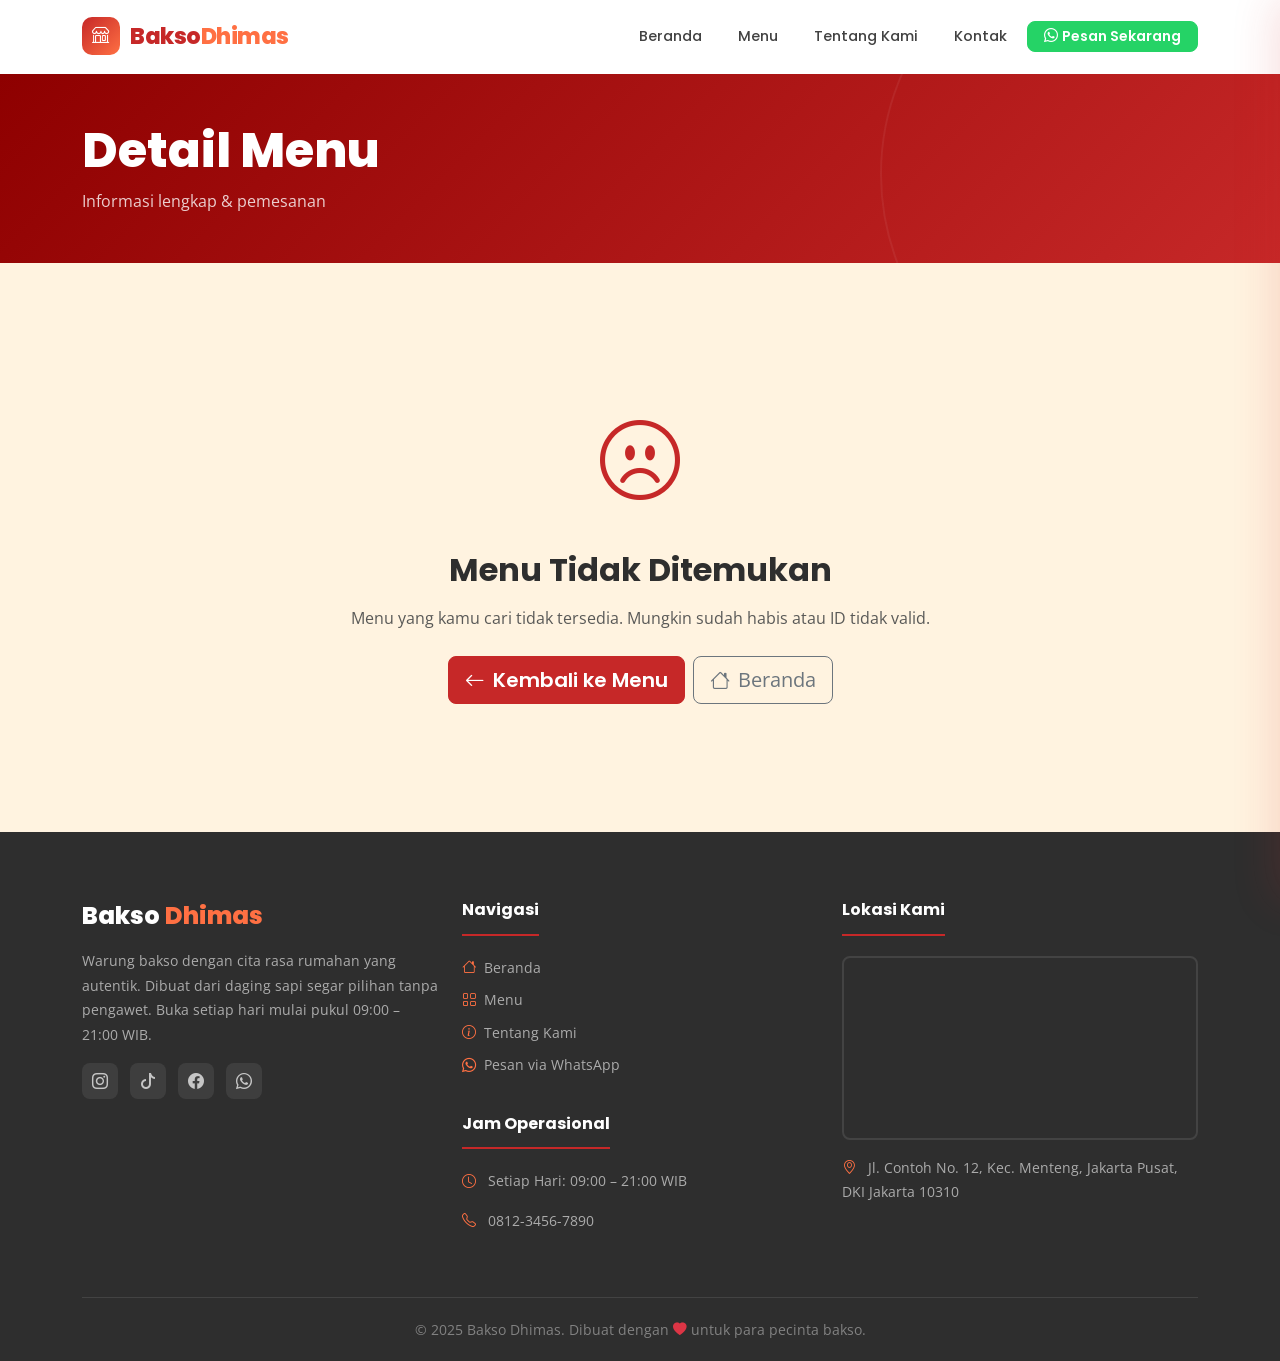
<file: detail.html>
<!DOCTYPE html>
<html lang="id">
  <head>
    <meta charset="UTF-8" />
    <meta name="viewport" content="width=device-width, initial-scale=1.0, viewport-fit=cover" />
    <meta name="description" content="Detail menu Bakso Dhimas. Pesan sekarang via WhatsApp!" />
    <title>Detail Menu — Bakso Dhimas</title>

    <link rel="preconnect" href="https://fonts.googleapis.com" />
    <link rel="preconnect" href="https://fonts.gstatic.com" crossorigin />
    <link
      href="https://fonts.googleapis.com/css2?family=Poppins:wght@400;500;600;700;800&family=Open+Sans:wght@400;500;600&display=swap"
      rel="stylesheet"
    />

    <!-- Bootstrap 5 -->
    <link
      rel="stylesheet"
      href="https://cdn.jsdelivr.net/npm/bootstrap@5.3.3/dist/css/bootstrap.min.css"
    />
    <link
      rel="stylesheet"
      href="https://cdn.jsdelivr.net/npm/bootstrap-icons@1.11.3/font/bootstrap-icons.min.css"
    />

    <!-- Custom CSS -->
    <link rel="stylesheet" href="css/style.css" />
  </head>
  <body>

    <!-- ========================================================
         NAVBAR
         ======================================================== -->
    <nav class="navbar sticky-top" aria-label="Navigasi utama">
      <div class="container navbar__container">
        <a class="navbar-brand" href="index.html">
          <span class="brand-icon" aria-hidden="true"><i class="bi bi-shop"></i></span>
          Bakso <span>Dhimas</span>
        </a>
        <ul class="navbar__desktop-nav">
          <li><a class="nav-link" href="index.html" data-page="index.html">Beranda</a></li>
          <li><a class="nav-link" href="menu.html" data-page="menu.html">Menu</a></li>
          <li><a class="nav-link" href="index.html#tentang">Tentang Kami</a></li>
          <li><a class="nav-link" href="index.html#kontak">Kontak</a></li>
          <li>
            <a class="btn btn-wa btn-sm px-3" href="https://wa.me/6281234567890" target="_blank" rel="noopener noreferrer">
              <i class="bi bi-whatsapp me-1"></i>Pesan Sekarang
            </a>
          </li>
        </ul>
        <button class="navbar__hamburger" id="navHamburger" aria-label="Buka menu navigasi" aria-expanded="false" aria-controls="sideDrawer">
          <span></span><span></span><span></span>
        </button>
      </div>
    </nav>

<div class="drawer-overlay" id="drawerOverlay" aria-hidden="true"></div>

    <aside class="side-drawer" id="sideDrawer" role="dialog" aria-modal="true" aria-label="Menu navigasi">
      <!-- Header merah -->
      <div class="side-drawer__header">
        <span class="side-drawer__title">Menu Navigasi</span>
        <button class="side-drawer__close" id="drawerClose" aria-label="Tutup menu navigasi">
          <i class="bi bi-x-lg"></i>
        </button>
      </div>

      <!-- Brand section -->
      <div class="side-drawer__brand">
        <div class="side-drawer__brand-icon">
          <i class="bi bi-shop"></i>
        </div>
        <div>
          <div class="side-drawer__brand-name">Bakso <span>Dhimas</span></div>
          <div class="side-drawer__brand-tagline">100% Daging Sapi Segar</div>
        </div>
      </div>

      <!-- Nav items -->
      <nav class="side-drawer__nav">
        <a class="side-drawer__item" href="index.html" data-page="index.html">
          <span class="side-drawer__icon"><i class="bi bi-house-fill"></i></span>
          <span>Beranda</span>
        </a>
        <a class="side-drawer__item" href="menu.html" data-page="menu.html">
          <span class="side-drawer__icon"><i class="bi bi-grid-fill"></i></span>
          <span>Menu</span>
        </a>
        <a class="side-drawer__item" href="index.html#tentang">
          <span class="side-drawer__icon"><i class="bi bi-info-circle-fill"></i></span>
          <span>Tentang Kami</span>
        </a>
        <a class="side-drawer__item" href="index.html#kontak">
          <span class="side-drawer__icon"><i class="bi bi-geo-alt-fill"></i></span>
          <span>Kontak</span>
        </a>
      </nav>

      <!-- Divider -->
      <div class="side-drawer__divider">
        <span>Hubungi Kami</span>
      </div>

      <!-- Footer -->
      <div class="side-drawer__footer">
        <a href="https://wa.me/6281234567890" target="_blank" rel="noopener noreferrer" class="side-drawer__wa">
          <i class="bi bi-whatsapp"></i>
          <span>Pesan via WhatsApp</span>
        </a>
        <div class="side-drawer__info">
          <i class="bi bi-clock"></i>Buka 09:00 &ndash; 21:00 WIB
        </div>
        <div class="side-drawer__info">
          <i class="bi bi-truck ongkir-icon"></i>Gratis Ongkir Bandar Lampung
        </div>
      </div>
    </aside>

    <!-- ========================================================
         PAGE HEADER
         ======================================================== -->
    <header class="page-header" style="padding: 3rem 0 2rem;" aria-label="Detail menu">
      <div class="container">
        <h1 class="page-header__title">Detail Menu</h1>
        <p class="page-header__subtitle">Informasi lengkap & pemesanan</p>
      </div>
    </header>

    <!-- ========================================================
         DETAIL CONTENT
         ======================================================== -->
    <main class="section" id="main-content">
      <div class="container">
        <!--
          Container utama untuk konten detail.
          Diisi seluruhnya oleh detail.js berdasarkan ID dari URL.
        -->
        <div id="detailContent" aria-live="polite">
          <!-- Loading state -->
          <div class="text-center py-5" id="loadingState">
            <div
              class="spinner-border"
              role="status"
              style="color:var(--primary); width:3rem; height:3rem;"
            >
              <span class="visually-hidden">Memuat...</span>
            </div>
            <p class="mt-3 text-muted">Memuat detail menu...</p>
          </div>
        </div>
      </div>
    </main>

    <!-- ========================================================
         FOOTER
         ======================================================== -->
    <footer class="footer" id="kontak" aria-label="Footer">
      <div class="container">
        <div class="row g-4">
          <!-- Kolom 1: Brand & Deskripsi -->
          <div class="col-12 col-md-4">
            <div class="footer__brand">
              Bakso <span>Dhimas</span>
            </div>
            <p class="footer__desc">
              Warung bakso dengan cita rasa rumahan yang autentik. Dibuat dari
              daging sapi segar pilihan tanpa pengawet. Buka setiap hari mulai
              pukul 09:00 – 21:00 WIB.
            </p>
            <div class="footer__social mt-3">
              <a href="#" aria-label="Instagram Bakso Dhimas"><i class="bi bi-instagram"></i></a>
              <a href="#" aria-label="TikTok Bakso Dhimas"><i class="bi bi-tiktok"></i></a>
              <a href="#" aria-label="Facebook Bakso Dhimas"><i class="bi bi-facebook"></i></a>
              <a
                href="https://wa.me/6281234567890"
                target="_blank"
                rel="noopener noreferrer"
                aria-label="WhatsApp Bakso Dhimas"
              ><i class="bi bi-whatsapp"></i></a>
            </div>
          </div>

          <!-- Kolom 2: Navigasi -->
          <div class="col-12 col-md-4">
            <div class="footer__heading">Navigasi</div>
            <nav aria-label="Footer navigation">
              <a href="index.html" class="footer__link">
                <i class="bi bi-house me-2"></i>Beranda
              </a>
              <a href="menu.html" class="footer__link">
                <i class="bi bi-grid me-2"></i>Menu
              </a>
              <a href="#tentang" class="footer__link">
                <i class="bi bi-info-circle me-2"></i>Tentang Kami
              </a>
              <a href="https://wa.me/6281234567890" target="_blank" rel="noopener noreferrer" class="footer__link">
                <i class="bi bi-whatsapp me-2"></i>Pesan via WhatsApp
              </a>
            </nav>

            <div class="footer__heading mt-4">Jam Operasional</div>
            <p style="font-size:0.88rem; color:rgba(255,255,255,0.6);">
              <i class="bi bi-clock me-2" style="color:var(--secondary);"></i>
              Setiap Hari: 09:00 – 21:00 WIB
            </p>
            <p style="font-size:0.88rem; color:rgba(255,255,255,0.6);">
              <i class="bi bi-telephone me-2" style="color:var(--secondary);"></i>
              0812-3456-7890
            </p>
          </div>

          <!-- Kolom 3: Google Maps -->
          <div class="col-12 col-md-4">
            <div class="footer__heading">Lokasi Kami</div>
            <div class="footer__map mb-3">
              <iframe
                src="https://www.google.com/maps/embed?pb=!1m18!1m12!1m3!1d3966.521260322821!2d106.82185!3d-6.208763!2m3!1f0!2f0!3f0!3m2!1i1024!2i768!4f13.1!3m3!1m2!1s0x0%3A0x0!2zNsKwMTInMzEuNSJTIDEwNsKwNDknMTguNiJF!5e0!3m2!1sid!2sid!4v1234567890"
                width="100%"
                height="180"
                style="border:0;"
                allowfullscreen=""
                loading="lazy"
                referrerpolicy="no-referrer-when-downgrade"
                title="Lokasi Bakso Dhimas"
              ></iframe>
            </div>
            <address style="font-style:normal; font-size:0.88rem; color:rgba(255,255,255,0.6);">
              <i class="bi bi-geo-alt me-2" style="color:var(--secondary);"></i>
              Jl. Contoh No. 12, Kec. Menteng, Jakarta Pusat, DKI Jakarta 10310
            </address>
          </div>
        </div>

        <!-- Footer bottom -->
        <div class="footer__bottom">
          <p class="mb-0">
            &copy; 2025 Bakso Dhimas. Dibuat dengan <i class="bi bi-heart-fill text-danger"></i>
            untuk para pecinta bakso.
          </p>
        </div>
      </div>
    </footer>
    <!-- Floating WhatsApp -->
    <a
      id="floatingWA"
      class="floating-wa"
      href="#"
      aria-label="Hubungi Bakso Dhimas via WhatsApp"
      role="button"
    >
      <i class="bi bi-whatsapp" aria-hidden="true"></i>
    </a>

    <!-- Scripts -->
    <script src="https://cdn.jsdelivr.net/npm/bootstrap@5.3.3/dist/js/bootstrap.bundle.min.js"></script>
    <script src="js/data.js"></script>
    <script src="js/main.js"></script>
    <script src="js/detail.js"></script>
  </body>
</html>
</file>
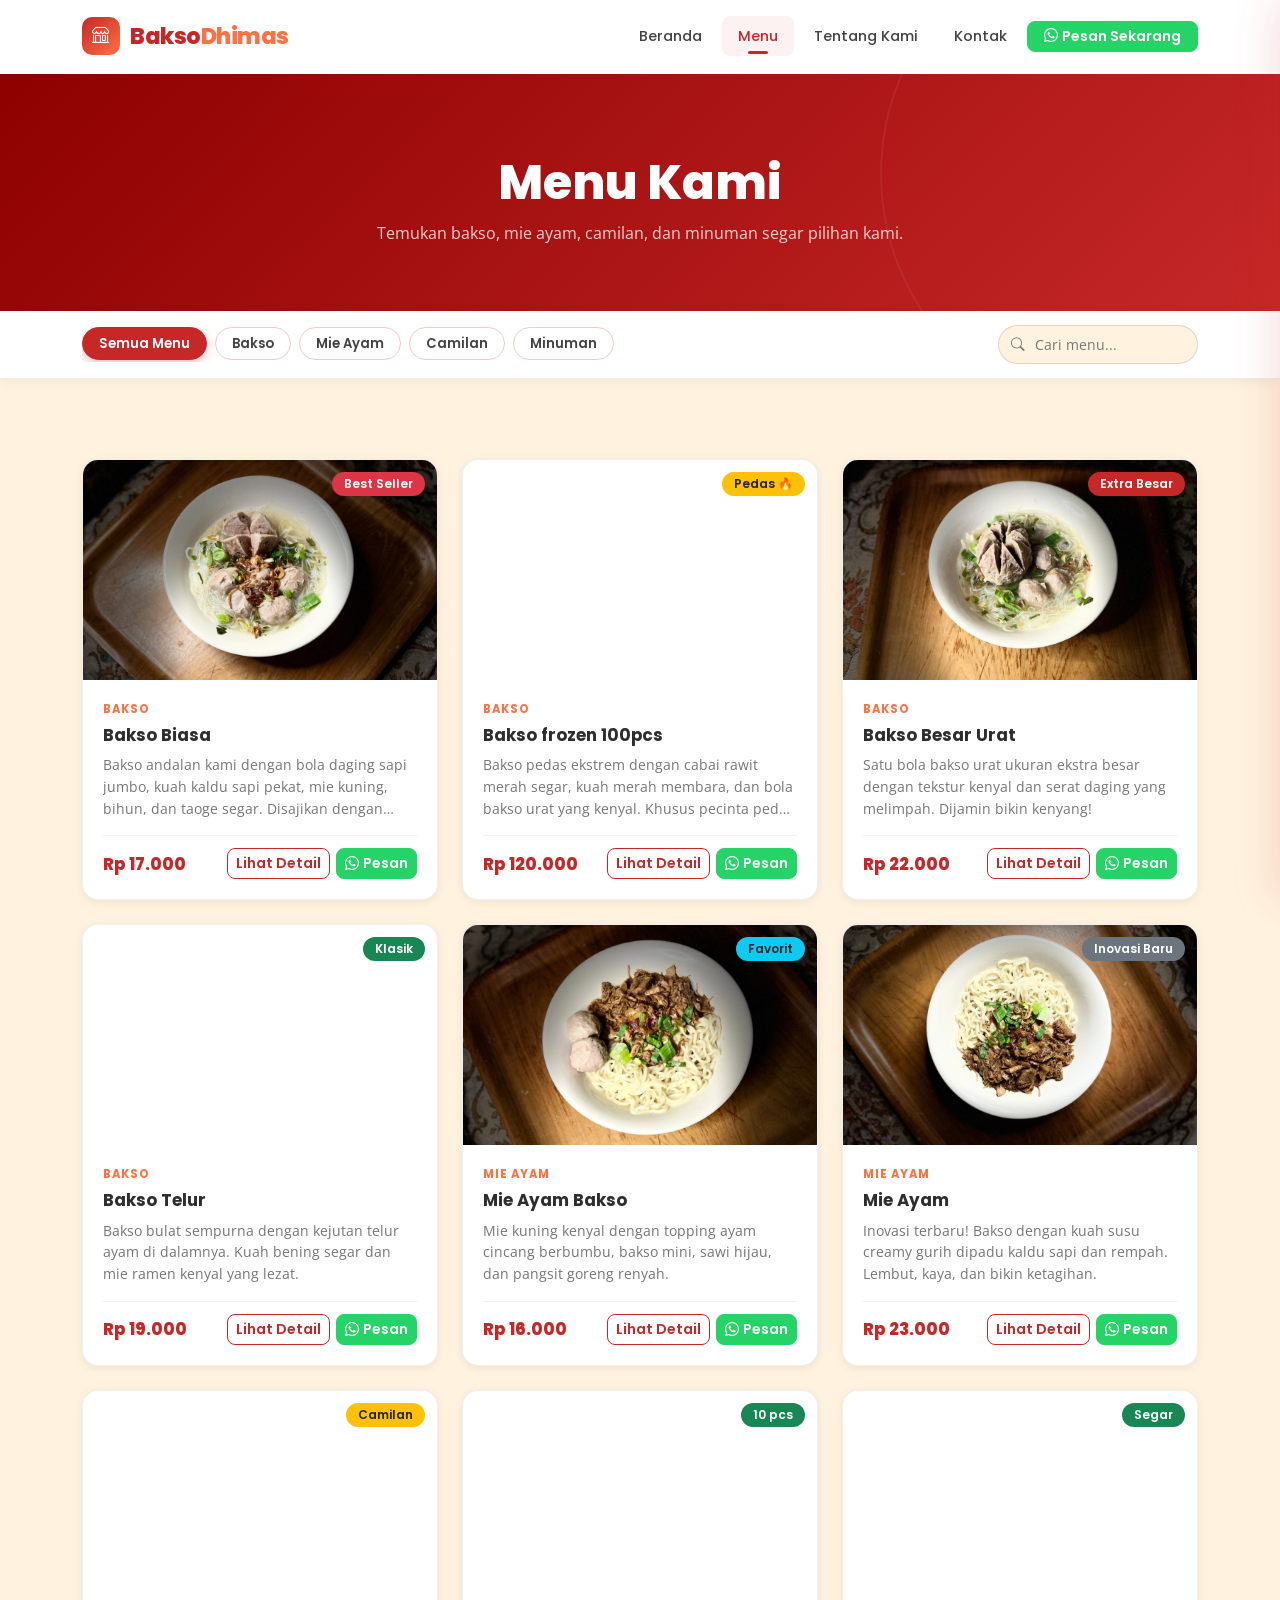
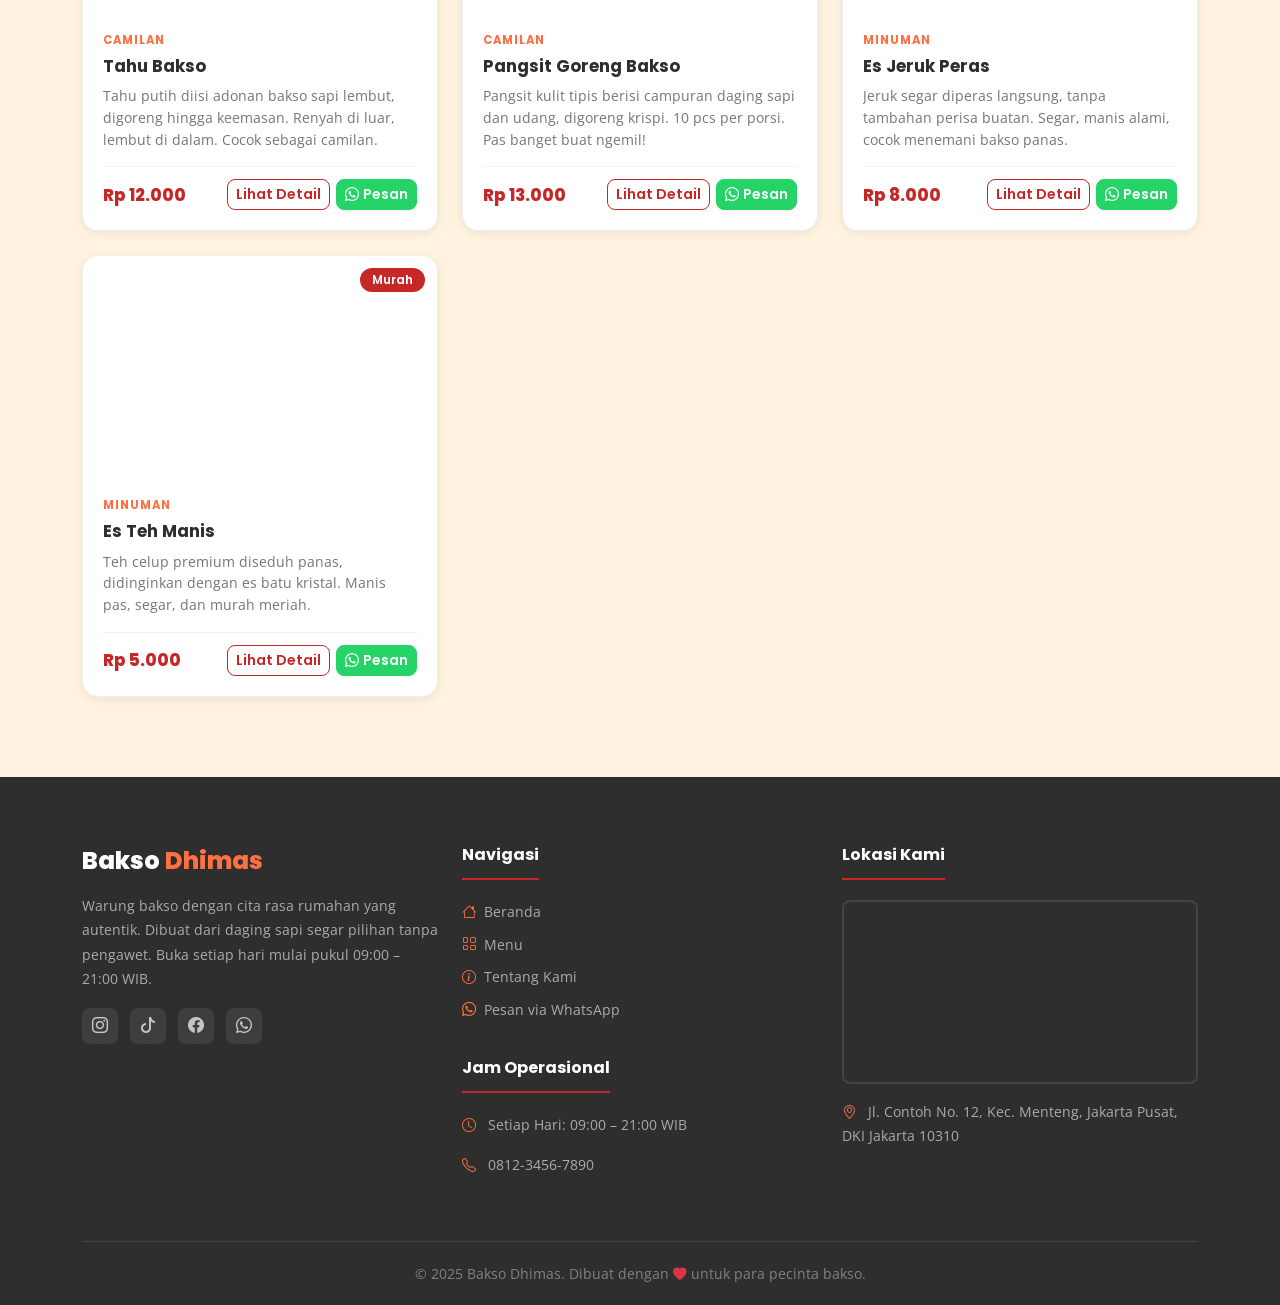
<file: menu.html>
<!DOCTYPE html>
<html lang="id">
  <head>
    <meta charset="UTF-8" />
    <meta name="viewport" content="width=device-width, initial-scale=1.0, viewport-fit=cover" />
    <meta
      name="description"
      content="Semua menu Bakso Dhimas — bakso, mie ayam, camilan, dan minuman segar. Pesan sekarang via WhatsApp!"
    />
    <title>Menu — Bakso Dhimas</title>

    <link rel="preconnect" href="https://fonts.googleapis.com" />
    <link rel="preconnect" href="https://fonts.gstatic.com" crossorigin />
    <link
      href="https://fonts.googleapis.com/css2?family=Poppins:wght@400;500;600;700;800&family=Open+Sans:wght@400;500;600&display=swap"
      rel="stylesheet"
    />

    <!-- Bootstrap 5 -->
    <link
      rel="stylesheet"
      href="https://cdn.jsdelivr.net/npm/bootstrap@5.3.3/dist/css/bootstrap.min.css"
    />
    <link
      rel="stylesheet"
      href="https://cdn.jsdelivr.net/npm/bootstrap-icons@1.11.3/font/bootstrap-icons.min.css"
    />

    <!-- Custom CSS -->
    <link rel="stylesheet" href="css/style.css" />
  </head>
  <body>

    <!-- ========================================================
         NAVBAR
         ======================================================== -->
    <nav class="navbar sticky-top" aria-label="Navigasi utama">
      <div class="container navbar__container">
        <a class="navbar-brand" href="index.html">
          <span class="brand-icon" aria-hidden="true"><i class="bi bi-shop"></i></span>
          Bakso <span>Dhimas</span>
        </a>
        <ul class="navbar__desktop-nav">
          <li><a class="nav-link" href="index.html" data-page="index.html">Beranda</a></li>
          <li><a class="nav-link" href="menu.html" data-page="menu.html">Menu</a></li>
          <li><a class="nav-link" href="index.html#tentang">Tentang Kami</a></li>
          <li><a class="nav-link" href="index.html#kontak">Kontak</a></li>
          <li>
            <a class="btn btn-wa btn-sm px-3" href="https://wa.me/6281234567890" target="_blank" rel="noopener noreferrer">
              <i class="bi bi-whatsapp me-1"></i>Pesan Sekarang
            </a>
          </li>
        </ul>
        <button class="navbar__hamburger" id="navHamburger" aria-label="Buka menu navigasi" aria-expanded="false" aria-controls="sideDrawer">
          <span></span><span></span><span></span>
        </button>
      </div>
    </nav>

<div class="drawer-overlay" id="drawerOverlay" aria-hidden="true"></div>

    <aside class="side-drawer" id="sideDrawer" role="dialog" aria-modal="true" aria-label="Menu navigasi">
      <!-- Header merah -->
      <div class="side-drawer__header">
        <span class="side-drawer__title">Menu Navigasi</span>
        <button class="side-drawer__close" id="drawerClose" aria-label="Tutup menu navigasi">
          <i class="bi bi-x-lg"></i>
        </button>
      </div>

      <!-- Brand section -->
      <div class="side-drawer__brand">
        <div class="side-drawer__brand-icon">
          <i class="bi bi-shop"></i>
        </div>
        <div>
          <div class="side-drawer__brand-name">Bakso <span>Dhimas</span></div>
          <div class="side-drawer__brand-tagline">100% Daging Sapi Segar</div>
        </div>
      </div>

      <!-- Nav items -->
      <nav class="side-drawer__nav">
        <a class="side-drawer__item" href="index.html" data-page="index.html">
          <span class="side-drawer__icon"><i class="bi bi-house-fill"></i></span>
          <span>Beranda</span>
        </a>
        <a class="side-drawer__item" href="menu.html" data-page="menu.html">
          <span class="side-drawer__icon"><i class="bi bi-grid-fill"></i></span>
          <span>Menu</span>
        </a>
        <a class="side-drawer__item" href="index.html#tentang">
          <span class="side-drawer__icon"><i class="bi bi-info-circle-fill"></i></span>
          <span>Tentang Kami</span>
        </a>
        <a class="side-drawer__item" href="index.html#kontak">
          <span class="side-drawer__icon"><i class="bi bi-geo-alt-fill"></i></span>
          <span>Kontak</span>
        </a>
      </nav>

      <!-- Divider -->
      <div class="side-drawer__divider">
        <span>Hubungi Kami</span>
      </div>

      <!-- Footer -->
      <div class="side-drawer__footer">
        <a href="https://wa.me/6281234567890" target="_blank" rel="noopener noreferrer" class="side-drawer__wa">
          <i class="bi bi-whatsapp"></i>
          <span>Pesan via WhatsApp</span>
        </a>
        <div class="side-drawer__info">
          <i class="bi bi-clock"></i>Buka 09:00 &ndash; 21:00 WIB
        </div>
        <div class="side-drawer__info">
          <i class="bi bi-truck ongkir-icon"></i>Gratis Ongkir Bandar Lampung
        </div>
      </div>
    </aside>

    <!-- ========================================================
         PAGE HEADER
         ======================================================== -->
    <header class="page-header" aria-label="Menu Bakso Dhimas">
      <div class="container text-center">
        <h1 class="page-header__title">Menu Kami</h1>
        <p class="page-header__subtitle">
          Temukan bakso, mie ayam, camilan, dan minuman segar pilihan kami.
        </p>
      </div>
    </header>

    <!-- ========================================================
         FILTER & SEARCH
         ======================================================== -->
    <div class="filter-section" aria-label="Filter menu">
      <div class="container">
        <!-- Baris 1: Filter chips (horizontal scroll) + Search inline -->
        <div class="filter-row">
          <!-- Filter chips -->
          <div
            id="categoryFilter"
            class="filter-chips"
            role="group"
            aria-label="Filter kategori"
          >
            <!-- Render by menu.js -->
          </div>

          <!-- Search -->
          <div class="search-box">
            <i class="bi bi-search"></i>
            <input
              type="search"
              id="menuSearch"
              placeholder="Cari menu..."
              aria-label="Cari menu"
            />
          </div>
        </div><!-- /filter-row -->
      </div>
    </div>

    <!-- ========================================================
         MENU GRID
         ======================================================== -->
    <main class="section" id="main-content" aria-label="Daftar menu">
      <div class="container">
        <div
          class="row g-4"
          id="menuGrid"
          aria-live="polite"
          aria-label="Grid menu"
        >
          <!-- Render by menu.js -->
        </div>
      </div>
    </main>

    <!-- ========================================================
         FOOTER
         ======================================================== -->
    <footer class="footer" id="kontak" aria-label="Footer">
      <div class="container">
        <div class="row g-4">
          <!-- Kolom 1: Brand & Deskripsi -->
          <div class="col-12 col-md-4">
            <div class="footer__brand">
              Bakso <span>Dhimas</span>
            </div>
            <p class="footer__desc">
              Warung bakso dengan cita rasa rumahan yang autentik. Dibuat dari
              daging sapi segar pilihan tanpa pengawet. Buka setiap hari mulai
              pukul 09:00 – 21:00 WIB.
            </p>
            <div class="footer__social mt-3">
              <a href="#" aria-label="Instagram Bakso Dhimas"><i class="bi bi-instagram"></i></a>
              <a href="#" aria-label="TikTok Bakso Dhimas"><i class="bi bi-tiktok"></i></a>
              <a href="#" aria-label="Facebook Bakso Dhimas"><i class="bi bi-facebook"></i></a>
              <a
                href="https://wa.me/6281234567890"
                target="_blank"
                rel="noopener noreferrer"
                aria-label="WhatsApp Bakso Dhimas"
              ><i class="bi bi-whatsapp"></i></a>
            </div>
          </div>

          <!-- Kolom 2: Navigasi -->
          <div class="col-12 col-md-4">
            <div class="footer__heading">Navigasi</div>
            <nav aria-label="Footer navigation">
              <a href="index.html" class="footer__link">
                <i class="bi bi-house me-2"></i>Beranda
              </a>
              <a href="menu.html" class="footer__link">
                <i class="bi bi-grid me-2"></i>Menu
              </a>
              <a href="#tentang" class="footer__link">
                <i class="bi bi-info-circle me-2"></i>Tentang Kami
              </a>
              <a href="https://wa.me/6281234567890" target="_blank" rel="noopener noreferrer" class="footer__link">
                <i class="bi bi-whatsapp me-2"></i>Pesan via WhatsApp
              </a>
            </nav>

            <div class="footer__heading mt-4">Jam Operasional</div>
            <p style="font-size:0.88rem; color:rgba(255,255,255,0.6);">
              <i class="bi bi-clock me-2" style="color:var(--secondary);"></i>
              Setiap Hari: 09:00 – 21:00 WIB
            </p>
            <p style="font-size:0.88rem; color:rgba(255,255,255,0.6);">
              <i class="bi bi-telephone me-2" style="color:var(--secondary);"></i>
              0812-3456-7890
            </p>
          </div>

          <!-- Kolom 3: Google Maps -->
          <div class="col-12 col-md-4">
            <div class="footer__heading">Lokasi Kami</div>
            <div class="footer__map mb-3">
              <iframe
                src="https://www.google.com/maps/embed?pb=!1m18!1m12!1m3!1d3966.521260322821!2d106.82185!3d-6.208763!2m3!1f0!2f0!3f0!3m2!1i1024!2i768!4f13.1!3m3!1m2!1s0x0%3A0x0!2zNsKwMTInMzEuNSJTIDEwNsKwNDknMTguNiJF!5e0!3m2!1sid!2sid!4v1234567890"
                width="100%"
                height="180"
                style="border:0;"
                allowfullscreen=""
                loading="lazy"
                referrerpolicy="no-referrer-when-downgrade"
                title="Lokasi Bakso Dhimas"
              ></iframe>
            </div>
            <address style="font-style:normal; font-size:0.88rem; color:rgba(255,255,255,0.6);">
              <i class="bi bi-geo-alt me-2" style="color:var(--secondary);"></i>
              Jl. Contoh No. 12, Kec. Menteng, Jakarta Pusat, DKI Jakarta 10310
            </address>
          </div>
        </div>

        <!-- Footer bottom -->
        <div class="footer__bottom">
          <p class="mb-0">
            &copy; 2025 Bakso Dhimas. Dibuat dengan <i class="bi bi-heart-fill text-danger"></i>
            untuk para pecinta bakso.
          </p>
        </div>
      </div>
    </footer>

    <!-- Floating WhatsApp -->
    <a
      id="floatingWA"
      class="floating-wa"
      href="#"
      aria-label="Hubungi Bakso Dhimas via WhatsApp"
      role="button"
    >
      <i class="bi bi-whatsapp" aria-hidden="true"></i>
    </a>

    <!-- Scripts -->
    <script src="https://cdn.jsdelivr.net/npm/bootstrap@5.3.3/dist/js/bootstrap.bundle.min.js"></script>
    <script src="js/data.js"></script>
    <script src="js/main.js"></script>
    <script src="js/menu.js"></script>
  </body>
</html>
</file>
<file: css/style.css>
/**
 * style.css — Bakso Dhimas
 * Custom styles + Bootstrap overrides.
 * Semua nilai warna mengacu pada CSS variables di :root.
 */

/* ============================================================
   DESIGN TOKENS / CSS VARIABLES
   ============================================================ */

:root {
  --primary: #c62828;
  --primary-dark: #8e0000;
  --primary-light: #ef5350;
  --secondary: #ff7043;
  --secondary-light: #ff9a76;
  --background: #fff3e0;
  --dark: #2e2e2e;
  --dark-soft: #424242;
  --text-muted: #757575;
  --whatsapp: #25d366;
  --whatsapp-dark: #128c7e;
  --card-bg: #ffffff;
  --border-radius: 16px;
  --border-radius-sm: 8px;
  --shadow-sm: 0 2px 8px rgba(0, 0, 0, 0.08);
  --shadow-md: 0 4px 20px rgba(0, 0, 0, 0.12);
  --shadow-lg: 0 8px 40px rgba(0, 0, 0, 0.16);
  --transition: 0.3s ease;
}

/* ============================================================
   SAFE AREA (iPhone notch / Dynamic Island)
   ============================================================ */

.navbar {
  padding-left: env(safe-area-inset-left);
  padding-right: env(safe-area-inset-right);
}

.floating-wa {
  bottom: calc(20px + env(safe-area-inset-bottom));
  right: calc(16px + env(safe-area-inset-right));
}

/* ============================================================
   BASE & TYPOGRAPHY
   ============================================================ */

*, *::before, *::after {
  box-sizing: border-box;
}

html {
  scroll-behavior: smooth;
}

body {
  font-family: "Open Sans", sans-serif;
  background-color: var(--background);
  color: var(--dark);
  line-height: 1.7;
  overflow-x: hidden;
}

h1, h2, h3, h4, h5, h6 {
  font-family: "Poppins", sans-serif;
  font-weight: 700;
  color: var(--dark);
}

a {
  color: var(--primary);
  text-decoration: none;
  transition: color var(--transition);
}

a:hover {
  color: var(--primary-dark);
}

img {
  max-width: 100%;
  height: auto;
}

/* ============================================================
   BOOTSTRAP OVERRIDES
   ============================================================ */

/* Primary color */
.btn-primary {
  background-color: var(--primary) !important;
  border-color: var(--primary) !important;
  font-family: "Poppins", sans-serif;
  font-weight: 600;
  border-radius: var(--border-radius-sm);
  transition: all var(--transition);
}

.btn-primary:hover,
.btn-primary:focus {
  background-color: var(--primary-dark) !important;
  border-color: var(--primary-dark) !important;
  transform: translateY(-1px);
  box-shadow: 0 4px 12px rgba(198, 40, 40, 0.35);
}

.btn-outline-primary {
  color: var(--primary) !important;
  border-color: var(--primary) !important;
  font-family: "Poppins", sans-serif;
  font-weight: 600;
  border-radius: var(--border-radius-sm);
  transition: all var(--transition);
}

.btn-outline-primary:hover {
  background-color: var(--primary) !important;
  border-color: var(--primary) !important;
  color: #fff !important;
  transform: translateY(-1px);
}

.text-primary {
  color: var(--primary) !important;
}

.bg-primary {
  background-color: var(--primary) !important;
}

.border-primary {
  border-color: var(--primary) !important;
}

/* Badge */
.badge {
  font-family: "Poppins", sans-serif;
  font-weight: 600;
  padding: 6px 12px;
  border-radius: 100px;
  font-size: 0.75rem;
}

/* Breadcrumb */
.breadcrumb-item a {
  color: var(--primary);
}

.breadcrumb-item.active {
  color: var(--text-muted);
}

/* ============================================================
   NAVBAR
   ============================================================ */

.navbar {
  background: #fff;
  border-bottom: 2px solid transparent;
  transition: box-shadow var(--transition), border-color var(--transition);
  padding: 0.75rem 0;
  z-index: 1000;
}

.navbar-scrolled {
  box-shadow: var(--shadow-md) !important;
  border-bottom-color: rgba(198, 40, 40, 0.1);
}

/* Navbar container: brand kiri, nav kanan */
.navbar__container {
  display: flex;
  align-items: center;
  justify-content: space-between;
  width: 100%;
}

.navbar-brand {
  font-family: "Poppins", sans-serif;
  font-weight: 800;
  font-size: 1.4rem;
  color: var(--primary) !important;
  letter-spacing: -0.5px;
  text-decoration: none;
  display: inline-flex;
  align-items: center;
  flex-shrink: 0;
}

.navbar-brand span {
  color: var(--secondary);
}

.navbar-brand .brand-icon {
  width: 38px;
  height: 38px;
  background: linear-gradient(135deg, var(--primary), var(--secondary));
  border-radius: 10px;
  display: inline-flex;
  align-items: center;
  justify-content: center;
  color: white;
  font-size: 1.1rem;
  margin-right: 10px;
  flex-shrink: 0;
}

/* Desktop nav list */
.navbar__desktop-nav {
  display: flex;
  align-items: center;
  gap: 4px;
  list-style: none;
  margin: 0;
  padding: 0;
}

.nav-link {
  font-family: "Poppins", sans-serif;
  font-weight: 500;
  font-size: 0.9rem;
  color: var(--dark-soft) !important;
  padding: 0.5rem 1rem !important;
  border-radius: var(--border-radius-sm);
  transition: all var(--transition);
  position: relative;
  text-decoration: none;
  display: inline-block;
}

.nav-link:hover,
.nav-link.active {
  color: var(--primary) !important;
  background-color: rgba(198, 40, 40, 0.06);
}

.nav-link.active::after {
  content: '';
  position: absolute;
  bottom: 2px;
  left: 50%;
  transform: translateX(-50%);
  width: 20px;
  height: 3px;
  background-color: var(--primary);
  border-radius: 100px;
}

/* Hamburger button — hanya tampil di mobile */
.navbar__hamburger {
  display: none;
  flex-direction: column;
  justify-content: center;
  align-items: center;
  gap: 5px;
  width: 40px;
  height: 40px;
  background: transparent;
  border: 2px solid rgba(198, 40, 40, 0.2);
  border-radius: 8px;
  cursor: pointer;
  padding: 0;
  transition: all var(--transition);
  flex-shrink: 0;
}

.navbar__hamburger:hover {
  border-color: var(--primary);
  background: rgba(198, 40, 40, 0.06);
}

.navbar__hamburger span {
  display: block;
  width: 20px;
  height: 2px;
  background: var(--primary);
  border-radius: 2px;
  transition: all 0.3s ease;
  transform-origin: center;
}

/* Animasi hamburger → X */
.navbar__hamburger.is-active span:nth-child(1) {
  transform: translateY(7px) rotate(45deg);
}
.navbar__hamburger.is-active span:nth-child(2) {
  opacity: 0;
  transform: scaleX(0);
}
.navbar__hamburger.is-active span:nth-child(3) {
  transform: translateY(-7px) rotate(-45deg);
}

/* ============================================================
   SIDE DRAWER
   ============================================================ */

/* Overlay gelap */
.drawer-overlay {
  position: fixed;
  inset: 0;
  background: rgba(0, 0, 0, 0.55);
  z-index: 1099;
  opacity: 0;
  pointer-events: none;
  transition: opacity 0.35s ease;
  backdrop-filter: blur(3px);
  -webkit-backdrop-filter: blur(3px);
}

.drawer-overlay.is-visible {
  opacity: 1;
  pointer-events: all;
}

/* Drawer panel — dari KANAN */
.side-drawer {
  position: fixed;
  top: 0;
  right: 0;          /* Posisi kanan */
  left: auto;
  width: 300px;
  height: 100%;
  height: 100dvh;
  background: #fff;
  z-index: 1100;
  transform: translateX(100%);          /* Slide dari kanan */
  transition: transform 0.35s cubic-bezier(0.4, 0, 0.2, 1);
  display: flex;
  flex-direction: column;
  overflow-y: auto;
  overflow-x: hidden;
  box-shadow: -6px 0 40px rgba(198, 40, 40, 0.15);
}

.side-drawer.is-open {
  transform: translateX(0);
}

/* Cegah scroll body saat drawer terbuka */
body.drawer-open {
  overflow: hidden;
}

/* ---- Drawer Header ---- */
.side-drawer__header {
  display: flex;
  align-items: center;
  justify-content: space-between;
  padding: 1.1rem 1.25rem 1rem;
  background: linear-gradient(135deg, var(--primary-dark), var(--primary));
  flex-shrink: 0;
}

.side-drawer__title {
  font-family: "Poppins", sans-serif;
  font-weight: 800;
  font-size: 0.78rem;
  letter-spacing: 2px;
  color: #fff;
  text-transform: uppercase;
  display: flex;
  align-items: center;
  gap: 8px;
}

.side-drawer__title::before {
  content: '';
  display: inline-block;
  width: 18px;
  height: 3px;
  background: var(--secondary);
  border-radius: 2px;
}

.side-drawer__close {
  width: 34px;
  height: 34px;
  border-radius: 8px;
  background: rgba(255, 255, 255, 0.15);
  border: 1px solid rgba(255, 255, 255, 0.2);
  color: #fff;
  font-size: 1rem;
  display: flex;
  align-items: center;
  justify-content: center;
  cursor: pointer;
  transition: all var(--transition);
}

.side-drawer__close:hover {
  background: rgba(255, 255, 255, 0.28);
  transform: rotate(90deg);
}

/* ---- Brand di dalam drawer ---- */
.side-drawer__brand {
  display: flex;
  align-items: center;
  gap: 10px;
  padding: 1rem 1.25rem 0.75rem;
  border-bottom: 1px solid rgba(198, 40, 40, 0.08);
  flex-shrink: 0;
}

.side-drawer__brand-icon {
  width: 40px;
  height: 40px;
  background: linear-gradient(135deg, var(--primary), var(--secondary));
  border-radius: 10px;
  display: flex;
  align-items: center;
  justify-content: center;
  color: #fff;
  font-size: 1.1rem;
  flex-shrink: 0;
}

.side-drawer__brand-name {
  font-family: "Poppins", sans-serif;
  font-weight: 800;
  font-size: 1.15rem;
  color: var(--primary);
  line-height: 1;
}

.side-drawer__brand-name span {
  color: var(--secondary);
}

.side-drawer__brand-tagline {
  font-size: 0.72rem;
  color: var(--text-muted);
  font-family: "Open Sans", sans-serif;
}

/* ---- Nav items ---- */
.side-drawer__nav {
  flex: 1;
  padding: 0.5rem 0;
}

.side-drawer__item {
  display: flex;
  align-items: center;
  gap: 12px;
  padding: 0.875rem 1.25rem;
  color: var(--dark-soft) !important;
  text-decoration: none;
  font-family: "Poppins", sans-serif;
  font-weight: 500;
  font-size: 0.92rem;
  border-right: 3px solid transparent;  /* Border di KANAN karena drawer di kanan */
  transition: all 0.25s ease;
  border-bottom: 1px solid rgba(0, 0, 0, 0.04);
}

.side-drawer__item:hover {
  background: rgba(198, 40, 40, 0.05);
  color: var(--primary) !important;
  border-right-color: var(--primary);
  padding-right: 1.5rem;
}

.side-drawer__item--active {
  background: rgba(198, 40, 40, 0.07);
  color: var(--primary) !important;
  border-right-color: var(--primary);
  font-weight: 700;
}

.side-drawer__icon {
  width: 36px;
  height: 36px;
  border-radius: 8px;
  background: rgba(198, 40, 40, 0.08);
  display: flex;
  align-items: center;
  justify-content: center;
  font-size: 0.9rem;
  color: var(--primary);
  flex-shrink: 0;
  transition: all var(--transition);
}

.side-drawer__item:hover .side-drawer__icon,
.side-drawer__item--active .side-drawer__icon {
  background: var(--primary);
  color: #fff;
}

/* ---- Divider label ---- */
.side-drawer__divider {
  padding: 1rem 1.25rem 0.4rem;
  flex-shrink: 0;
}

.side-drawer__divider span {
  font-family: "Poppins", sans-serif;
  font-size: 0.68rem;
  font-weight: 800;
  letter-spacing: 2px;
  color: var(--text-muted);
  text-transform: uppercase;
}

/* ---- Footer ---- */
.side-drawer__footer {
  padding: 0.875rem 1.25rem;
  flex-shrink: 0;
  background: var(--background);
  border-top: 1px solid rgba(198, 40, 40, 0.1);
}

.side-drawer__wa {
  display: flex;
  align-items: center;
  gap: 10px;
  background: var(--whatsapp);
  color: #fff !important;
  text-decoration: none;
  font-family: "Poppins", sans-serif;
  font-weight: 700;
  font-size: 0.88rem;
  padding: 11px 16px;
  border-radius: 10px;
  margin-bottom: 0.75rem;
  transition: all var(--transition);
  box-shadow: 0 3px 10px rgba(37, 211, 102, 0.3);
}

.side-drawer__wa:hover {
  background: var(--whatsapp-dark);
  color: #fff !important;
  transform: translateY(-1px);
  box-shadow: 0 5px 15px rgba(37, 211, 102, 0.4);
}

.side-drawer__wa i {
  font-size: 1.15rem;
}

.side-drawer__info {
  font-size: 0.78rem;
  color: var(--text-muted);
  padding: 3px 0;
  font-family: "Open Sans", sans-serif;
  display: flex;
  align-items: center;
  gap: 6px;
}

.side-drawer__info i {
  color: var(--primary);
  font-size: 0.85rem;
  flex-shrink: 0;
}

.side-drawer__info .ongkir-icon {
  color: var(--whatsapp);
}

/* ============================================================
   HERO SECTION — Fullscreen BG Image + Dark Overlay
   ============================================================ */

.hero {
  position: relative;
  min-height: 100vh;
  min-height: 100svh;
  display: flex;
  align-items: center;
  overflow: hidden;
}

/* Background image layer */
.hero__bg {
  position: absolute;
  inset: 0;
  z-index: 0;
}

.hero__bg-img {
  width: 100%;
  height: 100%;
  object-fit: cover;
  object-position: center;
  display: block;
  transform: scale(1.04);
  animation: hero-zoom 12s ease-in-out infinite alternate;
}

@keyframes hero-zoom {
  from { transform: scale(1.04); }
  to   { transform: scale(1.10); }
}

/* Dark overlay: gradient dari bawah (gelap) ke atas (sedikit lebih terang) */
.hero__overlay {
  position: absolute;
  inset: 0;
  background: linear-gradient(
    to bottom,
    rgba(0, 0, 0, 0.55) 0%,
    rgba(0, 0, 0, 0.72) 50%,
    rgba(0, 0, 0, 0.80) 100%
  );
}

/* Content layer */
.hero__inner {
  position: relative;
  z-index: 2;
  padding: 8rem 0 5rem;
}

/* Top badge */
.hero__badge {
  display: inline-flex;
  align-items: center;
  gap: 8px;
  background: rgba(255, 255, 255, 0.12);
  backdrop-filter: blur(8px);
  -webkit-backdrop-filter: blur(8px);
  border: 1px solid rgba(255, 255, 255, 0.22);
  color: #fff;
  padding: 7px 18px;
  border-radius: 100px;
  font-family: "Poppins", sans-serif;
  font-size: 0.8rem;
  font-weight: 600;
  letter-spacing: 0.5px;
  text-transform: uppercase;
  margin-bottom: 1.5rem;
  animation: fadeInDown 0.7s ease both;
}

.hero__badge i {
  color: var(--secondary);
  font-size: 0.9rem;
}

/* Judul */
.hero__title {
  font-size: clamp(2.4rem, 6vw, 4.2rem);
  font-weight: 800;
  color: #fff;
  line-height: 1.15;
  margin-bottom: 1.25rem;
  letter-spacing: -0.5px;
  animation: fadeInUp 0.7s ease 0.15s both;
}

/* "Bikin Nagih!" — warna oranye sesuai referensi */
.hero__title span {
  color: var(--secondary);
  display: block;
}

/* Subtitle */
.hero__subtitle {
  font-size: 1rem;
  color: rgba(255, 255, 255, 0.82);
  max-width: 560px;
  margin: 0 auto 2rem;
  line-height: 1.75;
  animation: fadeInUp 0.7s ease 0.25s both;
}

/* Tombol CTA */
.hero__actions {
  display: flex;
  flex-wrap: wrap;
  gap: 12px;
  margin-bottom: 2.5rem;
  animation: fadeInUp 0.7s ease 0.35s both;
}

.hero__btn-primary {
  background: var(--secondary);
  color: #fff !important;
  border: none;
  font-family: "Poppins", sans-serif;
  font-weight: 700;
  padding: 14px 30px;
  border-radius: var(--border-radius-sm);
  font-size: 1rem;
  transition: all var(--transition);
  text-decoration: none;
  display: inline-flex;
  align-items: center;
  gap: 8px;
  box-shadow: 0 4px 20px rgba(255, 112, 67, 0.45);
}

.hero__btn-primary:hover {
  background: #e64a19;
  color: #fff !important;
  transform: translateY(-2px);
  box-shadow: 0 8px 28px rgba(255, 112, 67, 0.55);
}

.hero__btn-outline {
  background: rgba(255, 255, 255, 0.12);
  backdrop-filter: blur(8px);
  -webkit-backdrop-filter: blur(8px);
  color: #fff !important;
  border: 2px solid rgba(255, 255, 255, 0.45);
  font-family: "Poppins", sans-serif;
  font-weight: 600;
  padding: 12px 28px;
  border-radius: var(--border-radius-sm);
  font-size: 1rem;
  transition: all var(--transition);
  text-decoration: none;
  display: inline-flex;
  align-items: center;
  gap: 8px;
}

.hero__btn-outline:hover {
  background: rgba(255, 255, 255, 0.2);
  border-color: #fff;
  color: #fff !important;
  transform: translateY(-2px);
}

/* Badge keunggulan */
.hero__badges {
  display: flex;
  flex-wrap: wrap;
  gap: 10px;
  animation: fadeInUp 0.7s ease 0.45s both;
}

.hero__keunggulan {
  display: inline-flex;
  align-items: center;
  gap: 7px;
  background: rgba(255, 255, 255, 0.10);
  backdrop-filter: blur(6px);
  -webkit-backdrop-filter: blur(6px);
  border: 1px solid rgba(255, 255, 255, 0.18);
  color: #fff;
  padding: 7px 15px;
  border-radius: 100px;
  font-size: 0.83rem;
  font-weight: 600;
  font-family: "Poppins", sans-serif;
  transition: background var(--transition);
}

.hero__keunggulan i {
  font-size: 0.9rem;
}

/* Warna ikon tiap badge */
.hero__keunggulan:nth-child(1) i { color: var(--secondary); }
.hero__keunggulan:nth-child(2) i { color: #69f0ae; }
.hero__keunggulan:nth-child(3) i { color: #FFD54F; }

/* Badge ongkir — hijau khas */
.hero__keunggulan--ongkir {
  background: rgba(37, 211, 102, 0.15);
  border-color: rgba(37, 211, 102, 0.4);
  color: #69f0ae;
  font-weight: 700;
}

.hero__keunggulan--ongkir i {
  color: #69f0ae !important;
}

/* ============================================================
   SECTION COMMONS
   ============================================================ */

.section {
  padding: 5rem 0;
}

.section--alt {
  background-color: #fff;
}

.section__tag {
  display: inline-block;
  background: rgba(198, 40, 40, 0.08);
  color: var(--primary);
  font-family: "Poppins", sans-serif;
  font-weight: 700;
  font-size: 0.78rem;
  text-transform: uppercase;
  letter-spacing: 1.5px;
  padding: 6px 14px;
  border-radius: 100px;
  margin-bottom: 0.75rem;
}

.section__title {
  font-size: clamp(1.8rem, 3.5vw, 2.5rem);
  font-weight: 800;
  color: var(--dark);
  margin-bottom: 0.5rem;
  line-height: 1.25;
}

.section__title--white {
  color: #fff;
}

.section__subtitle {
  color: var(--text-muted);
  font-size: 1rem;
  max-width: 540px;
}

.section__subtitle--white {
  color: rgba(255, 255, 255, 0.8);
}

/* ============================================================
   MENU CARD (index + menu.html)
   ============================================================ */

.menu-card {
  background: var(--card-bg);
  border-radius: var(--border-radius);
  overflow: hidden;
  box-shadow: var(--shadow-sm);
  border: 1px solid rgba(0, 0, 0, 0.06);
  transition: transform var(--transition), box-shadow var(--transition);
  display: flex;
  flex-direction: column;
}

.menu-card:hover {
  transform: scale(1.03);
  box-shadow: var(--shadow-lg);
}

.menu-card__img-wrapper {
  position: relative;
  overflow: hidden;
  height: 220px;
}

.menu-card__img {
  width: 100%;
  height: 100%;
  object-fit: cover;
  transition: transform 0.5s ease;
}

.menu-card:hover .menu-card__img {
  transform: scale(1.06);
}

.menu-card__badge {
  position: absolute;
  top: 12px;
  right: 12px;
  z-index: 2;
}

.menu-card__body {
  padding: 1.25rem;
  flex: 1;
  display: flex;
  flex-direction: column;
}

.menu-card__category {
  font-family: "Poppins", sans-serif;
  font-size: 0.72rem;
  font-weight: 700;
  text-transform: uppercase;
  letter-spacing: 1px;
  color: var(--secondary);
  display: block;
  margin-bottom: 4px;
}

.menu-card__title {
  font-size: 1.05rem;
  font-weight: 700;
  color: var(--dark);
  margin-bottom: 0.5rem;
  line-height: 1.35;
}

.menu-card__desc {
  font-size: 0.85rem;
  color: var(--text-muted);
  line-height: 1.6;
  flex: 1;
  margin-bottom: 1rem;
  display: -webkit-box;
  -webkit-line-clamp: 3;
  -webkit-box-orient: vertical;
  overflow: hidden;
}

.menu-card__footer {
  display: flex;
  align-items: center;
  justify-content: space-between;
  flex-wrap: wrap;
  gap: 8px;
  margin-top: auto;
  padding-top: 0.75rem;
  border-top: 1px solid rgba(0, 0, 0, 0.06);
}

.menu-card__price {
  font-family: "Poppins", sans-serif;
  font-size: 1.05rem;
  font-weight: 800;
  color: var(--primary);
}

.menu-card__actions {
  display: flex;
  gap: 6px;
}

/* ============================================================
   WHATSAPP BUTTON
   ============================================================ */

.btn-wa {
  background-color: var(--whatsapp) !important;
  border-color: var(--whatsapp) !important;
  color: #fff !important;
  font-family: "Poppins", sans-serif;
  font-weight: 600;
  border-radius: var(--border-radius-sm);
  transition: all var(--transition);
}

.btn-wa:hover {
  background-color: var(--whatsapp-dark) !important;
  border-color: var(--whatsapp-dark) !important;
  color: #fff !important;
  transform: translateY(-1px);
  box-shadow: 0 4px 12px rgba(37, 211, 102, 0.35);
}

/* Floating WA button */
.floating-wa {
  position: fixed;
  bottom: 28px;
  right: 28px;
  width: 58px;
  height: 58px;
  background: var(--whatsapp);
  border-radius: 50%;
  display: flex;
  align-items: center;
  justify-content: center;
  color: #fff;
  font-size: 1.5rem;
  box-shadow: 0 4px 20px rgba(37, 211, 102, 0.45);
  z-index: 1000;
  opacity: 0;
  transform: scale(0.8) translateY(20px);
  transition: all var(--transition);
  text-decoration: none;
}

.floating-wa.visible {
  opacity: 1;
  transform: scale(1) translateY(0);
}

.floating-wa:hover {
  background: var(--whatsapp-dark);
  color: #fff;
  transform: scale(1.08);
  box-shadow: 0 6px 24px rgba(37, 211, 102, 0.55);
}

/* Pulse ring animation */
.floating-wa::before {
  content: '';
  position: absolute;
  width: 100%;
  height: 100%;
  border-radius: 50%;
  background: var(--whatsapp);
  animation: pulse-ring 2s ease-out infinite;
  z-index: -1;
}

@keyframes pulse-ring {
  0% { transform: scale(1); opacity: 0.6; }
  100% { transform: scale(1.8); opacity: 0; }
}

/* ============================================================
   ABOUT SECTION
   ============================================================ */

.about-img {
  width: 100%;
  height: 400px;
  object-fit: cover;
  border-radius: var(--border-radius);
  box-shadow: var(--shadow-lg);
}

.about-stat {
  text-align: center;
  padding: 1.25rem;
  background: var(--background);
  border-radius: var(--border-radius-sm);
}

.about-stat__num {
  font-family: "Poppins", sans-serif;
  font-size: 2rem;
  font-weight: 800;
  color: var(--primary);
  display: block;
  line-height: 1;
}

.about-stat__label {
  font-size: 0.8rem;
  color: var(--text-muted);
  font-weight: 500;
}

.about-feature {
  display: flex;
  align-items: flex-start;
  gap: 14px;
  margin-bottom: 1.25rem;
}

.about-feature__icon {
  width: 44px;
  height: 44px;
  background: rgba(198, 40, 40, 0.1);
  border-radius: 10px;
  display: flex;
  align-items: center;
  justify-content: center;
  color: var(--primary);
  font-size: 1.2rem;
  flex-shrink: 0;
}

.about-feature__title {
  font-family: "Poppins", sans-serif;
  font-weight: 700;
  font-size: 0.95rem;
  margin-bottom: 2px;
  color: var(--dark);
}

.about-feature__desc {
  font-size: 0.85rem;
  color: var(--text-muted);
  margin: 0;
}

/* ============================================================
   CTA SECTION
   ============================================================ */

.cta-section {
  background: linear-gradient(135deg, var(--primary) 0%, var(--secondary) 100%);
  position: relative;
  overflow: hidden;
}

.cta-section::before {
  content: '';
  position: absolute;
  width: 400px;
  height: 400px;
  border: 2px solid rgba(255, 255, 255, 0.08);
  border-radius: 50%;
  top: -100px;
  left: -100px;
}

.cta-section::after {
  content: '';
  position: absolute;
  width: 300px;
  height: 300px;
  border: 2px solid rgba(255, 255, 255, 0.05);
  border-radius: 50%;
  bottom: -80px;
  right: -50px;
}

/* ============================================================
   FOOTER
   ============================================================ */

.footer {
  background: var(--dark);
  color: rgba(255, 255, 255, 0.75);
  padding: 4rem 0 0;
}

.footer__brand {
  font-family: "Poppins", sans-serif;
  font-size: 1.5rem;
  font-weight: 800;
  color: #fff;
}

.footer__brand span {
  color: var(--secondary);
}

.footer__desc {
  font-size: 0.9rem;
  line-height: 1.7;
  margin-top: 0.75rem;
  color: rgba(255, 255, 255, 0.6);
}

.footer__heading {
  font-family: "Poppins", sans-serif;
  font-weight: 700;
  font-size: 1rem;
  color: #fff;
  margin-bottom: 1.25rem;
  padding-bottom: 10px;
  border-bottom: 2px solid var(--primary);
  display: inline-block;
}

.footer__link {
  display: block;
  color: rgba(255, 255, 255, 0.6);
  font-size: 0.9rem;
  margin-bottom: 8px;
  transition: color var(--transition);
}

.footer__link:hover {
  color: var(--secondary);
}

.footer__link i {
  width: 18px;
  color: var(--secondary);
}

.footer__map {
  border-radius: var(--border-radius-sm);
  overflow: hidden;
  border: 2px solid rgba(255, 255, 255, 0.1);
}

.footer__map iframe {
  display: block;
}

.footer__bottom {
  border-top: 1px solid rgba(255, 255, 255, 0.1);
  padding: 1.25rem 0;
  margin-top: 3rem;
  text-align: center;
  font-size: 0.85rem;
  color: rgba(255, 255, 255, 0.4);
}

.footer__social a {
  display: inline-flex;
  align-items: center;
  justify-content: center;
  width: 36px;
  height: 36px;
  border-radius: 8px;
  background: rgba(255, 255, 255, 0.08);
  color: rgba(255, 255, 255, 0.7);
  margin-right: 8px;
  font-size: 1rem;
  transition: all var(--transition);
}

.footer__social a:hover {
  background: var(--primary);
  color: #fff;
  transform: translateY(-2px);
}

/* ============================================================
   PAGE HEADER (menu.html, detail.html)
   ============================================================ */

.page-header {
  background: linear-gradient(135deg, var(--primary-dark), var(--primary));
  padding: 5rem 0 3rem;
  position: relative;
  overflow: hidden;
}

.page-header::after {
  content: '';
  position: absolute;
  width: 500px;
  height: 500px;
  border: 2px solid rgba(255, 255, 255, 0.06);
  border-radius: 50%;
  top: -150px;
  right: -100px;
}

.page-header__title {
  font-size: clamp(2rem, 4vw, 3rem);
  font-weight: 800;
  color: #fff;
  margin-bottom: 0.5rem;
  position: relative;
  z-index: 1;
}

.page-header__subtitle {
  color: rgba(255, 255, 255, 0.8);
  font-size: 1rem;
  position: relative;
  z-index: 1;
}

/* ============================================================
   FILTER BUTTONS (menu.html)
   ============================================================ */

/* ============================================================
   FILTER SECTION (menu.html)
   ============================================================ */

.filter-section {
  background: #fff;
  border-bottom: 1px solid rgba(0, 0, 0, 0.07);
  position: sticky;
  top: 68px;
  z-index: 100;
  box-shadow: 0 2px 12px rgba(0,0,0,0.06);
  padding: 0.875rem 0;
}

/* Satu baris: chips kiri, search kanan */
.filter-row {
  display: flex;
  align-items: center;
  gap: 12px;
}

/* Filter chips container — scroll horizontal */
.filter-chips {
  display: flex;
  align-items: center;
  gap: 8px;
  overflow-x: auto;
  flex: 1;
  min-width: 0;
  padding-bottom: 2px; /* ruang untuk scrollbar tipis */
  -webkit-overflow-scrolling: touch;
  scrollbar-width: none;
  scroll-snap-type: x mandatory;
}

.filter-chips::-webkit-scrollbar {
  display: none;
}

.btn-filter {
  background: transparent;
  border: 1.5px solid rgba(198, 40, 40, 0.25);
  color: var(--dark-soft);
  font-family: "Poppins", sans-serif;
  font-weight: 600;
  font-size: 0.82rem;
  padding: 6px 16px;
  border-radius: 100px;
  transition: all var(--transition);
  cursor: pointer;
  white-space: nowrap;
  flex-shrink: 0;
  scroll-snap-align: start;
  line-height: 1.5;
}

.btn-filter:hover {
  border-color: var(--primary);
  color: var(--primary);
  background: rgba(198, 40, 40, 0.05);
}

.btn-filter.active {
  background: var(--primary);
  border-color: var(--primary);
  color: #fff;
  box-shadow: 0 3px 10px rgba(198, 40, 40, 0.3);
}

/* Search box — compact, tidak penuh lebar */
.search-box {
  position: relative;
  flex-shrink: 0;
  width: 200px;
}

.search-box input {
  border: 1.5px solid rgba(0, 0, 0, 0.12);
  border-radius: 100px;
  padding: 7px 16px 7px 36px;
  font-family: "Open Sans", sans-serif;
  font-size: 0.85rem;
  transition: border-color var(--transition), box-shadow var(--transition);
  width: 100%;
  background: var(--background);
  color: var(--dark);
}

.search-box input:focus {
  border-color: var(--primary);
  outline: none;
  box-shadow: 0 0 0 3px rgba(198, 40, 40, 0.1);
  background: #fff;
}

.search-box input::placeholder {
  color: var(--text-muted);
}

.search-box i {
  position: absolute;
  left: 13px;
  top: 50%;
  transform: translateY(-50%);
  color: var(--text-muted);
  font-size: 0.85rem;
  pointer-events: none;
}


/* ============================================================
   DETAIL PAGE
   ============================================================ */

.detail-img-wrapper {
  position: relative;
  border-radius: var(--border-radius);
  overflow: hidden;
  box-shadow: var(--shadow-lg);
}

.detail-img {
  width: 100%;
  height: 420px;
  object-fit: cover;
  display: block;
}

.detail-badge {
  position: absolute;
  top: 16px;
  left: 16px;
  font-size: 0.85rem;
}

.detail-body {
  padding: 0.5rem 0;
}

.detail-category {
  font-family: "Poppins", sans-serif;
  font-size: 0.75rem;
  font-weight: 700;
  text-transform: uppercase;
  letter-spacing: 1.5px;
  color: var(--secondary);
  display: block;
  margin-bottom: 6px;
}

.detail-title {
  font-size: clamp(1.6rem, 3vw, 2.2rem);
  font-weight: 800;
  color: var(--dark);
  line-height: 1.2;
  margin-bottom: 0.75rem;
}

.detail-price-wrapper {
  display: flex;
  align-items: baseline;
  gap: 8px;
  margin-bottom: 1.25rem;
}

.detail-price {
  font-family: "Poppins", sans-serif;
  font-size: 2rem;
  font-weight: 800;
  color: var(--primary);
}

.detail-per-porsi {
  font-size: 0.9rem;
  color: var(--text-muted);
}

.detail-divider {
  border-color: rgba(0, 0, 0, 0.1);
  margin: 1.25rem 0;
}

.detail-section-label {
  font-family: "Poppins", sans-serif;
  font-weight: 700;
  font-size: 0.8rem;
  text-transform: uppercase;
  letter-spacing: 1px;
  color: var(--text-muted);
  margin-bottom: 0.5rem;
}

.detail-desc {
  font-size: 0.95rem;
  color: var(--dark-soft);
  line-height: 1.8;
  margin-bottom: 1.5rem;
}

.detail-info-box {
  background: rgba(198, 40, 40, 0.04);
  border: 1px solid rgba(198, 40, 40, 0.12);
  border-radius: var(--border-radius-sm);
  padding: 1rem 1.25rem;
}

.detail-info-item {
  display: flex;
  align-items: center;
  font-size: 0.88rem;
  color: var(--dark-soft);
  font-weight: 500;
  padding: 4px 0;
}

.detail-cta {
  margin-top: 1.5rem;
}

/* Related */
.related-section {
  padding-top: 3rem;
  border-top: 1px solid rgba(0, 0, 0, 0.08);
}

.related-heading {
  font-size: 1.4rem;
  font-weight: 700;
}

.related-card {
  position: relative;
  border-radius: var(--border-radius-sm);
  overflow: hidden;
  background: #fff;
  box-shadow: var(--shadow-sm);
  transition: all var(--transition);
  display: flex;
  gap: 12px;
  align-items: center;
  padding: 12px;
  border: 1px solid rgba(0, 0, 0, 0.06);
}

.related-card:hover {
  transform: translateY(-3px);
  box-shadow: var(--shadow-md);
}

.related-card__img {
  width: 80px;
  height: 80px;
  object-fit: cover;
  border-radius: 8px;
  flex-shrink: 0;
}

.related-card__name {
  font-family: "Poppins", sans-serif;
  font-weight: 700;
  font-size: 0.9rem;
  margin-bottom: 4px;
  color: var(--dark);
}

.related-card__price {
  font-family: "Poppins", sans-serif;
  font-weight: 700;
  font-size: 0.95rem;
  color: var(--primary);
}

/* ============================================================
   SCROLL ANIMATIONS
   ============================================================ */

.animate-on-scroll {
  opacity: 0;
  transform: translateY(24px);
  transition: opacity 0.5s ease, transform 0.5s ease;
}

.animate-on-scroll.animated {
  opacity: 1;
  transform: translateY(0);
}

/* ============================================================
   KEYFRAMES
   ============================================================ */

@keyframes fadeInDown {
  from { opacity: 0; transform: translateY(-20px); }
  to { opacity: 1; transform: translateY(0); }
}

@keyframes fadeInUp {
  from { opacity: 0; transform: translateY(24px); }
  to { opacity: 1; transform: translateY(0); }
}

@keyframes fadeInRight {
  from { opacity: 0; transform: translateX(40px); }
  to { opacity: 1; transform: translateX(0); }
}

/* ============================================================
   RESPONSIVE
   ============================================================ */

/* ============================================================
   HERO KEUNGGULAN — ONGKIR VARIANT
   ============================================================ */

.hero__keunggulan--ongkir {
  background: rgba(255, 213, 79, 0.18);
  border-color: rgba(255, 213, 79, 0.4);
  color: #FFD54F;
  font-weight: 700;
}

.hero__keunggulan--ongkir i {
  color: #FFD54F;
}

/* ============================================================
   ONGKIR BANNER
   ============================================================ */

.ongkir-banner {
  background: linear-gradient(90deg, #1b5e20 0%, #2e7d32 50%, #388e3c 100%);
  position: relative;
  overflow: hidden;
  z-index: 10;
}

/* Dekoratif shimmer kiri-kanan */
.ongkir-banner::before {
  content: '';
  position: absolute;
  top: 0; left: -100%;
  width: 60%;
  height: 100%;
  background: linear-gradient(90deg, transparent, rgba(255,255,255,0.06), transparent);
  animation: shimmer 3s ease-in-out infinite;
  pointer-events: none;
}

@keyframes shimmer {
  0%   { left: -100%; }
  100% { left: 150%; }
}

.ongkir-banner__inner {
  display: flex;
  align-items: center;
  justify-content: space-between;
  gap: 1rem;
  padding: 0.9rem 0;
  flex-wrap: wrap;
}

.ongkir-banner__left {
  display: flex;
  align-items: center;
  gap: 14px;
  flex: 1;
  min-width: 0;
}

.ongkir-banner__icon {
  width: 44px;
  height: 44px;
  background: rgba(255,255,255,0.15);
  border-radius: 50%;
  display: flex;
  align-items: center;
  justify-content: center;
  font-size: 1.2rem;
  color: #fff;
  flex-shrink: 0;
  animation: truk-gerak 1.8s ease-in-out infinite alternate;
}

@keyframes truk-gerak {
  from { transform: translateX(0); }
  to   { transform: translateX(6px); }
}

.ongkir-banner__text {
  display: flex;
  flex-direction: column;
  gap: 2px;
  min-width: 0;
}

.ongkir-banner__title {
  font-family: "Poppins", sans-serif;
  font-weight: 700;
  font-size: 0.95rem;
  color: #fff;
  line-height: 1.3;
  white-space: nowrap;
  overflow: hidden;
  text-overflow: ellipsis;
}

.ongkir-banner__desc {
  font-size: 0.78rem;
  color: rgba(255,255,255,0.8);
  line-height: 1.4;
}

.ongkir-banner__btn {
  display: inline-flex;
  align-items: center;
  gap: 6px;
  background: #fff;
  color: #1b5e20 !important;
  font-family: "Poppins", sans-serif;
  font-weight: 700;
  font-size: 0.85rem;
  padding: 9px 20px;
  border-radius: 100px;
  text-decoration: none;
  white-space: nowrap;
  flex-shrink: 0;
  transition: all var(--transition);
  box-shadow: 0 2px 8px rgba(0,0,0,0.15);
}

.ongkir-banner__btn:hover {
  background: #f1f8e9;
  color: #1b5e20 !important;
  transform: translateY(-1px);
  box-shadow: 0 4px 14px rgba(0,0,0,0.2);
}

.ongkir-banner__btn i {
  color: var(--whatsapp);
  font-size: 1rem;
}

/* ============================================================
   RESPONSIVE — TABLET (≤ 991px)
   ============================================================ */

@media (max-width: 991px) {
  /* Navbar */
  .navbar-collapse {
    background: #fff;
    border-top: 1px solid rgba(0,0,0,0.06);
    padding: 1rem 0 0.5rem;
    margin-top: 0.5rem;
    border-radius: 0 0 var(--border-radius-sm) var(--border-radius-sm);
    box-shadow: var(--shadow-md);
  }

  /* === NAVBAR === */
  .navbar__desktop-nav {
    display: none; /* Sembunyikan desktop nav di tablet */
  }

  .navbar__hamburger {
    display: flex; /* Tampilkan hamburger */
  }

  .nav-link.active::after {
    display: none;
  }

  /* Hero tablet — tetap fullscreen */
  .hero__inner {
    padding: 7rem 0 4rem;
    text-align: center;
  }

  /* Filter section */
  .filter-section {
    top: 68px;
  }

  /* About stats */
  .about-stat__num {
    font-size: 1.6rem;
  }

  /* Footer map */
  .footer__map iframe {
    height: 160px;
  }
}

/* ============================================================
   RESPONSIVE — MOBILE (≤ 767px)
   ============================================================ */

@media (max-width: 767px) {

  /* === ONGKIR BANNER === */
  .ongkir-banner__inner {
    flex-direction: column;
    align-items: flex-start;
    gap: 0.75rem;
    padding: 0.875rem 0;
  }

  .ongkir-banner__title {
    font-size: 0.88rem;
    white-space: normal;
  }

  .ongkir-banner__desc {
    font-size: 0.75rem;
  }

  .ongkir-banner__btn {
    width: 100%;
    justify-content: center;
    padding: 10px;
    font-size: 0.88rem;
    border-radius: 8px;
  }

  .ongkir-banner__icon {
    width: 38px;
    height: 38px;
    font-size: 1rem;
  }

  /* === GLOBAL === */
  .section {
    padding: 2.5rem 0;
  }

  .section--alt {
    padding: 2.5rem 0;
  }

  .container {
    padding-left: 1rem;
    padding-right: 1rem;
  }

  /* === NAVBAR === */
  .navbar {
    padding: 0.6rem 0;
  }

  .navbar-brand {
    font-size: 1.15rem;
  }

  .navbar-brand .brand-icon {
    width: 32px;
    height: 32px;
    font-size: 0.9rem;
    margin-right: 7px;
  }

  .navbar__desktop-nav {
    display: none;
  }

  .navbar__hamburger {
    display: flex;
  }

  /* WA button di navbar jadi full width */
  .navbar-collapse .btn-wa {
    display: block;
    width: 100%;
    text-align: center;
    margin: 0.5rem 0 0.25rem;
    padding: 10px;
  }

  /* === HERO === */
  .hero__inner {
    padding: 6.5rem 0 2.5rem;
    text-align: center;
  }

  .hero__badge {
    font-size: 0.72rem;
    padding: 6px 13px;
    margin-bottom: 1rem;
  }

  .hero__title {
    font-size: clamp(1.9rem, 8vw, 2.8rem);
    margin-bottom: 1rem;
    line-height: 1.2;
  }

  .hero__subtitle {
    font-size: 0.92rem;
    margin: 0 auto 1.5rem;
    max-width: 100%;
  }

  .hero__actions {
    flex-direction: column;
    gap: 10px;
    margin-bottom: 1.75rem;
    align-items: stretch;
  }

  .hero__btn-primary,
  .hero__btn-outline {
    width: 100%;
    justify-content: center;
    padding: 13px 20px;
    font-size: 0.95rem;
  }

  .hero__badges {
    justify-content: center;
    gap: 8px;
  }

  .hero__keunggulan {
    font-size: 0.75rem;
    padding: 6px 11px;
  }

  /* === SECTION HEADING === */
  .section__title {
    font-size: clamp(1.5rem, 6vw, 2rem);
  }

  .section__subtitle {
    font-size: 0.9rem;
  }

  /* === MENU CARD === */
  .menu-card__img-wrapper {
    height: 180px;
  }

  .menu-card__body {
    padding: 1rem;
  }

  .menu-card__title {
    font-size: 1rem;
  }

  .menu-card__desc {
    font-size: 0.82rem;
    -webkit-line-clamp: 2;
  }

  .menu-card__footer {
    flex-direction: row;
    align-items: center;
    flex-wrap: wrap;
    gap: 8px;
  }

  .menu-card__price {
    font-size: 1rem;
  }

  .menu-card__actions {
    display: flex;
    flex-direction: row;
    gap: 6px;
    width: 100%;
  }

  .menu-card__actions .btn {
    flex: 1;
    text-align: center;
    font-size: 0.78rem;
    padding: 6px 8px;
  }

  /* === ABOUT === */
  .about-img {
    height: 260px;
    border-radius: 12px;
  }

  .about-feature {
    gap: 10px;
    margin-bottom: 1rem;
  }

  .about-feature__icon {
    width: 38px;
    height: 38px;
    font-size: 1rem;
    flex-shrink: 0;
  }

  .about-feature__title {
    font-size: 0.9rem;
  }

  .about-feature__desc {
    font-size: 0.82rem;
  }

  .about-stat__num {
    font-size: 1.5rem;
  }

  .about-stat__label {
    font-size: 0.72rem;
  }

  /* === CTA SECTION === */
  .cta-section {
    padding: 2.5rem 0;
  }

  .cta-section .d-flex {
    flex-direction: column;
    align-items: stretch;
  }

  .cta-section .d-flex a {
    width: 100%;
    justify-content: center;
  }

  /* === FILTER SECTION (menu.html) === */
  .filter-section {
    position: sticky;
    top: 60px;
    padding: 0.6rem 0;
  }

  /* Tetap 1 baris di mobile */
  .filter-row {
    gap: 8px;
  }

  /* Filter chips: lebih kecil tapi tetap scroll horizontal */
  .filter-chips {
    gap: 6px;
  }

  .btn-filter {
    font-size: 0.76rem;
    padding: 5px 13px;
  }

  /* Search: lebih kecil, tidak makan tempat */
  .search-box {
    width: 120px;
    flex-shrink: 0;
  }

  .search-box input {
    font-size: 0.8rem;
    padding: 6px 10px 6px 30px;
  }

  .search-box i {
    left: 10px;
    font-size: 0.78rem;
  }

  /* === PAGE HEADER === */
  .page-header {
    padding: 4rem 0 2rem;
  }

  .page-header__title {
    font-size: clamp(1.6rem, 7vw, 2.2rem);
  }

  .page-header__subtitle {
    font-size: 0.9rem;
  }

  /* === DETAIL PAGE === */
  .detail-img {
    height: 240px;
  }

  .detail-title {
    font-size: 1.5rem;
  }

  .detail-price {
    font-size: 1.6rem;
  }

  .detail-desc {
    font-size: 0.9rem;
  }

  .detail-cta .btn {
    font-size: 0.95rem;
    padding: 12px;
  }

  /* === RELATED CARDS === */
  .related-card {
    padding: 10px;
  }

  .related-card__img {
    width: 65px;
    height: 65px;
  }

  .related-card__name {
    font-size: 0.82rem;
  }

  .related-card__price {
    font-size: 0.88rem;
  }

  /* === FOOTER === */
  .footer {
    padding: 2.5rem 0 0;
  }

  .footer__brand {
    font-size: 1.3rem;
  }

  .footer__desc {
    font-size: 0.85rem;
  }

  .footer__heading {
    font-size: 0.9rem;
    margin-bottom: 0.75rem;
    margin-top: 1.5rem;
  }

  .footer__link {
    font-size: 0.85rem;
    margin-bottom: 6px;
  }

  .footer__map iframe {
    height: 180px;
  }

  .footer__bottom {
    font-size: 0.8rem;
    padding: 1rem 0;
    margin-top: 2rem;
  }

  /* === FLOATING WA === */
  .floating-wa {
    bottom: 20px;
    right: 16px;
    width: 52px;
    height: 52px;
    font-size: 1.35rem;
  }
}

/* ============================================================
   RESPONSIVE — SMALL MOBILE (≤ 480px)
   ============================================================ */

@media (max-width: 480px) {

  .container {
    padding-left: 0.875rem;
    padding-right: 0.875rem;
  }

  /* Hero lebih compact */
  .hero__inner {
    padding: 6rem 0 2rem;
  }

  .hero__title {
    font-size: clamp(1.7rem, 9vw, 2.2rem);
  }

  .hero__image {
    height: 200px;
  }

  /* Badges keunggulan: 1 per baris di layar sangat kecil */
  .hero__keunggulan {
    font-size: 0.72rem;
    padding: 5px 10px;
  }

  /* Section headings */
  .section__tag {
    font-size: 0.72rem;
  }

  /* Menu grid: 1 kolom penuh */
  .menu-card__img-wrapper {
    height: 200px;
  }

  /* About stats: padding lebih kecil */
  .about-stat {
    padding: 0.875rem 0.5rem;
  }

  /* Navbar brand lebih kecil */
  .navbar-brand {
    font-size: 1.1rem;
  }

  .navbar-brand .brand-icon {
    width: 28px;
    height: 28px;
    font-size: 0.85rem;
    margin-right: 6px;
  }

  /* Detail page */
  .detail-img {
    height: 200px;
  }

  .detail-price {
    font-size: 1.4rem;
  }

  /* Footer social icons */
  .footer__social a {
    width: 32px;
    height: 32px;
    font-size: 0.9rem;
    margin-right: 6px;
  }
}

/* ============================================================
   RESPONSIVE — EXTRA SMALL (≤ 360px)
   ============================================================ */

@media (max-width: 360px) {
  .hero__title {
    font-size: 1.6rem;
  }

  .hero__btn-primary,
  .hero__btn-outline {
    font-size: 0.85rem;
    padding: 11px 16px;
  }

  .menu-card__actions .btn {
    font-size: 0.72rem;
    padding: 5px 6px;
  }

  .about-stat__num {
    font-size: 1.3rem;
  }
}

/* ============================================================
   TOUCH DEVICE IMPROVEMENTS
   ============================================================ */

@media (hover: none) and (pointer: coarse) {
  /* Hilangkan hover transform di touch device */
  .menu-card:hover {
    transform: none;
    box-shadow: var(--shadow-sm);
  }

  .btn-primary:hover,
  .btn-outline-primary:hover,
  .btn-wa:hover {
    transform: none;
  }

  /* Pastikan tap target minimal 44px */
  .btn,
  .nav-link,
  .footer__link {
    min-height: 44px;
    display: inline-flex;
    align-items: center;
  }

  .footer__link {
    display: flex;
  }
}
</file>
